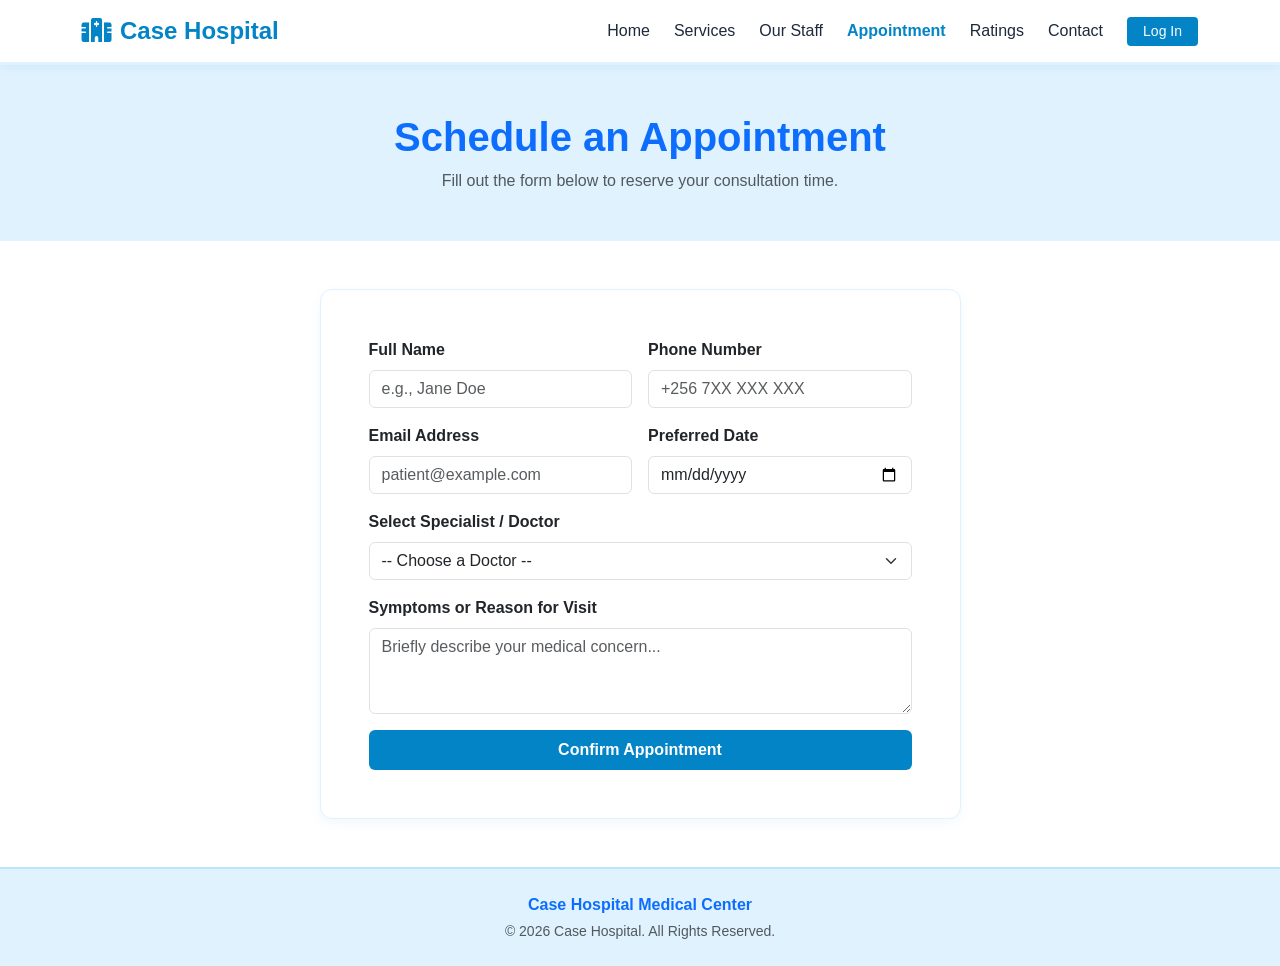
<file: appointment.html>
<!DOCTYPE html>
<html lang="en">
<head>
    <meta charset="UTF-8">
    <meta name="viewport" content="width=device-width, initial-scale=1.0">
    <title>Case Hospital | Book Appointment</title>
    <link href="https://cdn.jsdelivr.net/npm/bootstrap@5.3.3/dist/css/bootstrap.min.css" rel="stylesheet">
    <link href="https://cdnjs.cloudflare.com/ajax/libs/font-awesome/6.5.1/css/all.min.css" rel="stylesheet">
    <link rel="stylesheet" href="style.css">
</head>
<body>

    <nav class="navbar navbar-expand-lg navbar-custom sticky-top">
        <div class="container">
            <a class="navbar-brand" href="index.html"><i class="fas fa-hospital-alt me-2"></i>Case Hospital</a>
            <button class="navbar-toggler" type="button" data-bs-toggle="collapse" data-bs-target="#mainNav">
                <span class="navbar-toggler-icon"></span>
            </button>
            <div class="collapse navbar-collapse" id="mainNav">
                <ul class="navbar-nav ms-auto align-items-lg-center gap-2">
                    <li class="nav-item"><a class="nav-link" href="index.html">Home</a></li>
                    <li class="nav-item"><a class="nav-link" href="services.html">Services</a></li>
                    <li class="nav-item"><a class="nav-link" href="staff.html">Our Staff</a></li>
                    <li class="nav-item"><a class="nav-link" href="appointment.html">Appointment</a></li>
                    <li class="nav-item"><a class="nav-link" href="ratings.html">Ratings</a></li>
                    <li class="nav-item"><a class="nav-link" href="contact.html">Contact</a></li>
                    <li class="nav-item"><a class="btn btn-medical btn-sm px-3 ms-lg-2" href="login.html">Log In</a></li>
                </ul>
            </div>
        </div>
    </nav>

    <main>
        <section class="bg-light-blue py-5 text-center">
            <div class="container">
                <h1 class="fw-bold text-primary">Schedule an Appointment</h1>
                <p class="text-muted mb-0">Fill out the form below to reserve your consultation time.</p>
            </div>
        </section>

        <section class="py-5">
            <div class="container">
                <div class="row justify-content-center">
                    <div class="col-lg-7">
                        <div class="card card-medical p-4 p-md-5">
                            <form id="appointmentForm">
                                <div class="row g-3">
                                    <div class="col-md-6">
                                        <label class="form-label fw-semibold">Full Name</label>
                                        <input type="text" id="patientName" class="form-control" placeholder="e.g., Jane Doe" required>
                                    </div>
                                    <div class="col-md-6">
                                        <label class="form-label fw-semibold">Phone Number</label>
                                        <input type="tel" class="form-control" placeholder="+256 7XX XXX XXX" required>
                                    </div>
                                    <div class="col-md-6">
                                        <label class="form-label fw-semibold">Email Address</label>
                                        <input type="email" class="form-control" placeholder="patient@example.com" required>
                                    </div>
                                    <div class="col-md-6">
                                        <label class="form-label fw-semibold">Preferred Date</label>
                                        <input type="date" id="appointmentDate" class="form-control" required>
                                    </div>
                                    <div class="col-12">
                                        <label class="form-label fw-semibold">Select Specialist / Doctor</label>
                                        <select id="doctorSelect" class="form-select" required>
                                            <option value="">-- Choose a Doctor --</option>
                                            <option value="Dr. Samuel Mukasa">Dr. Samuel Mukasa (Cardiology)</option>
                                            <option value="Dr. Grace Namukasa">Dr. Grace Namukasa (Pediatrics)</option>
                                            <option value="Dr. David Ochieng">Dr. David Ochieng (Orthopedics)</option>
                                            <option value="Dr. Sarah Nantongo">Dr. Sarah Nantongo (Maternity)</option>
                                        </select>
                                    </div>
                                    <div class="col-12">
                                        <label class="form-label fw-semibold">Symptoms or Reason for Visit</label>
                                        <textarea class="form-control" rows="3" placeholder="Briefly describe your medical concern..."></textarea>
                                    </div>
                                    <div class="col-12">
                                        <button type="submit" class="btn btn-medical w-100 py-2 fw-semibold">Confirm Appointment</button>
                                    </div>
                                </div>
                            </form>
                            <div id="appointmentAlert"></div>
                        </div>
                    </div>
                </div>
            </div>
        </section>
    </main>

    <footer class="py-4 mt-auto">
        <div class="container text-center">
            <p class="mb-1 fw-bold text-primary">Case Hospital Medical Center</p>
            <p class="small text-muted mb-0">&copy; 2026 Case Hospital. All Rights Reserved.</p>
        </div>
    </footer>

    <script src="https://cdn.jsdelivr.net/npm/bootstrap@5.3.3/dist/js/bootstrap.bundle.min.js"></script>
    <script src="script.js"></script>
</body>
</html>
</file>
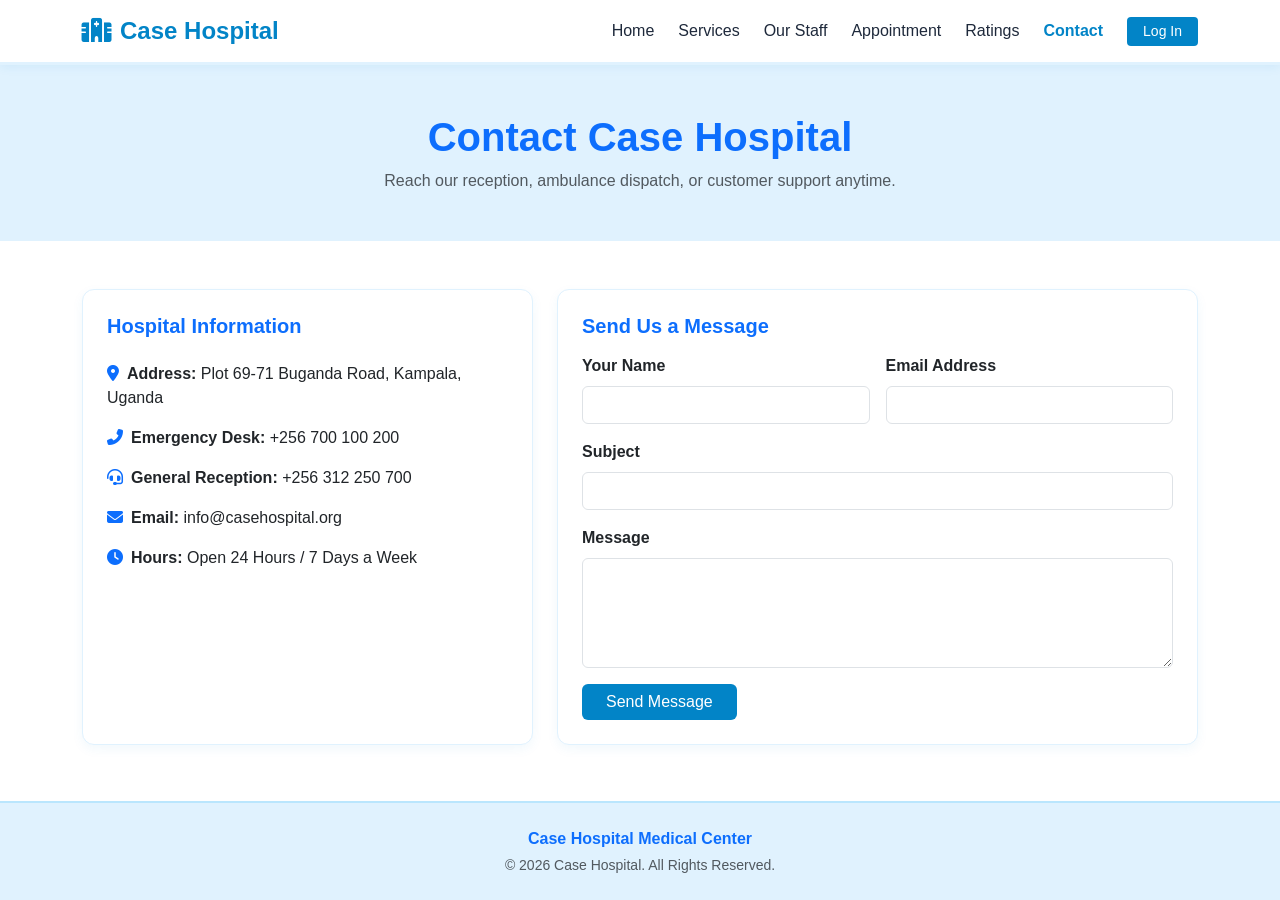
<file: contact.html>
<!DOCTYPE html>
<html lang="en">
<head>
    <meta charset="UTF-8">
    <meta name="viewport" content="width=device-width, initial-scale=1.0">
    <title>Case Hospital | Contact Us</title>
    <link href="https://cdn.jsdelivr.net/npm/bootstrap@5.3.3/dist/css/bootstrap.min.css" rel="stylesheet">
    <link href="https://cdnjs.cloudflare.com/ajax/libs/font-awesome/6.5.1/css/all.min.css" rel="stylesheet">
    <link rel="stylesheet" href="style.css">
</head>
<body>

    <nav class="navbar navbar-expand-lg navbar-custom sticky-top">
        <div class="container">
            <a class="navbar-brand" href="index.html"><i class="fas fa-hospital-alt me-2"></i>Case Hospital</a>
            <button class="navbar-toggler" type="button" data-bs-toggle="collapse" data-bs-target="#mainNav">
                <span class="navbar-toggler-icon"></span>
            </button>
            <div class="collapse navbar-collapse" id="mainNav">
                <ul class="navbar-nav ms-auto align-items-lg-center gap-2">
                    <li class="nav-item"><a class="nav-link" href="index.html">Home</a></li>
                    <li class="nav-item"><a class="nav-link" href="services.html">Services</a></li>
                    <li class="nav-item"><a class="nav-link" href="staff.html">Our Staff</a></li>
                    <li class="nav-item"><a class="nav-link" href="appointment.html">Appointment</a></li>
                    <li class="nav-item"><a class="nav-link" href="ratings.html">Ratings</a></li>
                    <li class="nav-item"><a class="nav-link" href="contact.html">Contact</a></li>
                    <li class="nav-item"><a class="btn btn-medical btn-sm px-3 ms-lg-2" href="login.html">Log In</a></li>
                </ul>
            </div>
        </div>
    </nav>

    <main>
        <section class="bg-light-blue py-5 text-center">
            <div class="container">
                <h1 class="fw-bold text-primary">Contact Case Hospital</h1>
                <p class="text-muted mb-0">Reach our reception, ambulance dispatch, or customer support anytime.</p>
            </div>
        </section>

        <section class="py-5">
            <div class="container">
                <div class="row g-4">
                    <div class="col-lg-5">
                        <div class="card card-medical p-4 h-100 bg-lighter-blue">
                            <h5 class="fw-bold text-primary mb-4">Hospital Information</h5>
                            <p><i class="fas fa-map-marker-alt text-primary me-2"></i><strong>Address:</strong> Plot 69-71 Buganda Road, Kampala, Uganda</p>
                            <p><i class="fas fa-phone-alt text-primary me-2"></i><strong>Emergency Desk:</strong> +256 700 100 200</p>
                            <p><i class="fas fa-headset text-primary me-2"></i><strong>General Reception:</strong> +256 312 250 700</p>
                            <p><i class="fas fa-envelope text-primary me-2"></i><strong>Email:</strong> info@casehospital.org</p>
                            <p class="mb-0"><i class="fas fa-clock text-primary me-2"></i><strong>Hours:</strong> Open 24 Hours / 7 Days a Week</p>
                        </div>
                    </div>

                    <div class="col-lg-7">
                        <div class="card card-medical p-4">
                            <h5 class="fw-bold text-primary mb-3">Send Us a Message</h5>
                            <form id="contactForm">
                                <div class="row g-3">
                                    <div class="col-md-6">
                                        <label class="form-label fw-semibold">Your Name</label>
                                        <input type="text" class="form-control" required>
                                    </div>
                                    <div class="col-md-6">
                                        <label class="form-label fw-semibold">Email Address</label>
                                        <input type="email" class="form-control" required>
                                    </div>
                                    <div class="col-12">
                                        <label class="form-label fw-semibold">Subject</label>
                                        <input type="text" class="form-control" required>
                                    </div>
                                    <div class="col-12">
                                        <label class="form-label fw-semibold">Message</label>
                                        <textarea class="form-control" rows="4" required></textarea>
                                    </div>
                                    <div class="col-12">
                                        <button type="submit" class="btn btn-medical px-4">Send Message</button>
                                    </div>
                                </div>
                            </form>
                            <div id="contactAlert"></div>
                        </div>
                    </div>
                </div>
            </div>
        </section>
    </main>

    <footer class="py-4 mt-auto">
        <div class="container text-center">
            <p class="mb-1 fw-bold text-primary">Case Hospital Medical Center</p>
            <p class="small text-muted mb-0">&copy; 2026 Case Hospital. All Rights Reserved.</p>
        </div>
    </footer>

    <script src="https://cdn.jsdelivr.net/npm/bootstrap@5.3.3/dist/js/bootstrap.bundle.min.js"></script>
    <script src="script.js"></script>
</body>
</html>
</file>
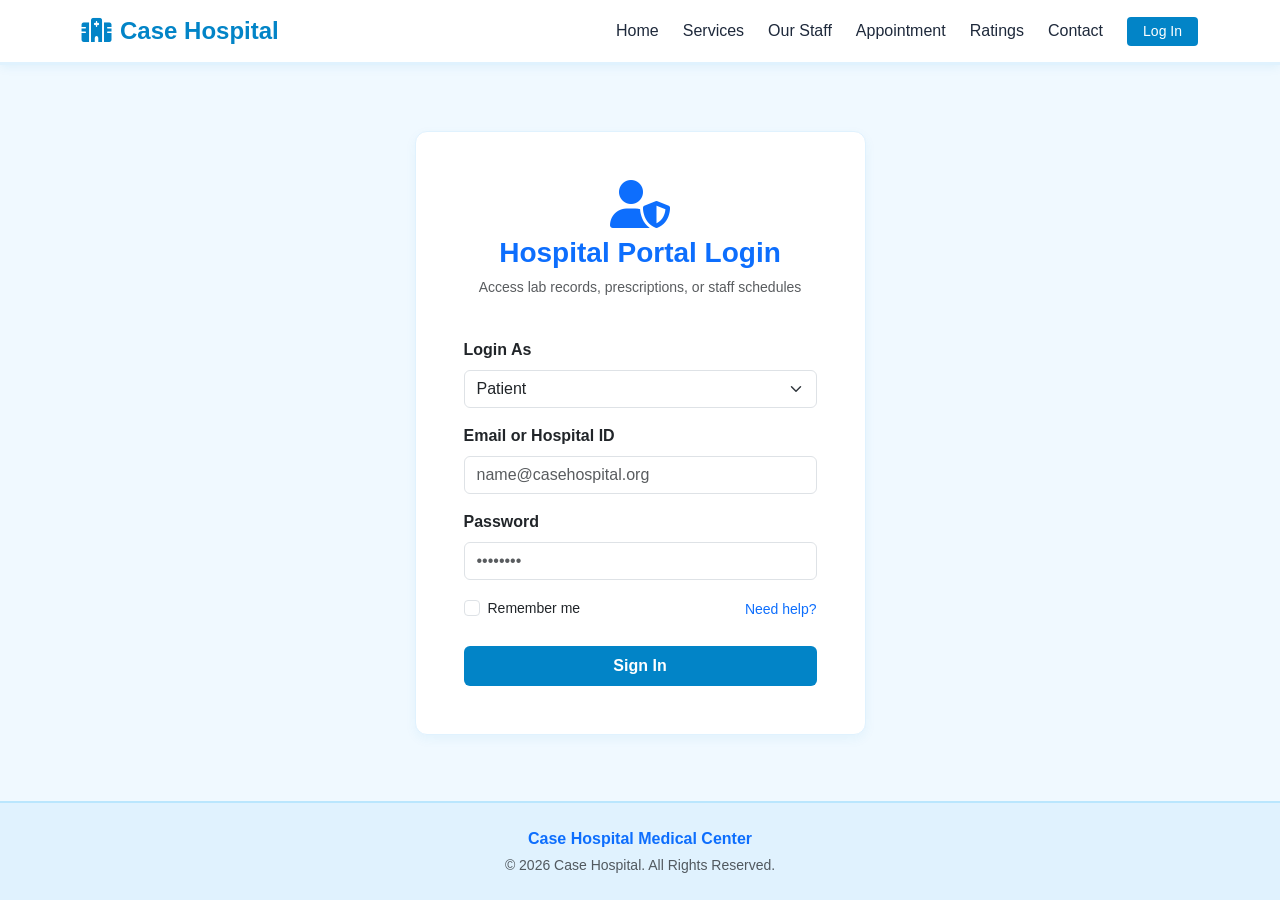
<file: login.html>
<!DOCTYPE html>
<html lang="en">
<head>
    <meta charset="UTF-8">
    <meta name="viewport" content="width=device-width, initial-scale=1.0">
    <title>Case Hospital | Portal Login</title>
    <link href="https://cdn.jsdelivr.net/npm/bootstrap@5.3.3/dist/css/bootstrap.min.css" rel="stylesheet">
    <link href="https://cdnjs.cloudflare.com/ajax/libs/font-awesome/6.5.1/css/all.min.css" rel="stylesheet">
    <link rel="stylesheet" href="style.css">
</head>
<body>

    <nav class="navbar navbar-expand-lg navbar-custom sticky-top">
        <div class="container">
            <a class="navbar-brand" href="index.html"><i class="fas fa-hospital-alt me-2"></i>Case Hospital</a>
            <button class="navbar-toggler" type="button" data-bs-toggle="collapse" data-bs-target="#mainNav">
                <span class="navbar-toggler-icon"></span>
            </button>
            <div class="collapse navbar-collapse" id="mainNav">
                <ul class="navbar-nav ms-auto align-items-lg-center gap-2">
                    <li class="nav-item"><a class="nav-link" href="index.html">Home</a></li>
                    <li class="nav-item"><a class="nav-link" href="services.html">Services</a></li>
                    <li class="nav-item"><a class="nav-link" href="staff.html">Our Staff</a></li>
                    <li class="nav-item"><a class="nav-link" href="appointment.html">Appointment</a></li>
                    <li class="nav-item"><a class="nav-link" href="ratings.html">Ratings</a></li>
                    <li class="nav-item"><a class="nav-link" href="contact.html">Contact</a></li>
                    <li class="nav-item"><a class="btn btn-medical btn-sm px-3 ms-lg-2" href="login.html">Log In</a></li>
                </ul>
            </div>
        </div>
    </nav>

    <main class="d-flex align-items-center py-5 bg-lighter-blue">
        <div class="container">
            <div class="row justify-content-center">
                <div class="col-md-6 col-lg-5">
                    <div class="card card-medical p-4 p-md-5">
                        <div class="text-center mb-4">
                            <i class="fas fa-user-shield fa-3x text-primary mb-2"></i>
                            <h3 class="fw-bold text-primary">Hospital Portal Login</h3>
                            <p class="small text-muted">Access lab records, prescriptions, or staff schedules</p>
                        </div>
                        <form id="loginForm">
                            <div class="mb-3">
                                <label class="form-label fw-semibold">Login As</label>
                                <select id="userRole" class="form-select">
                                    <option value="Patient">Patient</option>
                                    <option value="Medical Staff">Medical Staff / Doctor</option>
                                    <option value="Administrator">Hospital Administrator</option>
                                </select>
                            </div>
                            <div class="mb-3">
                                <label class="form-label fw-semibold">Email or Hospital ID</label>
                                <input type="email" id="loginEmail" class="form-control" placeholder="name@casehospital.org" required>
                            </div>
                            <div class="mb-3">
                                <label class="form-label fw-semibold">Password</label>
                                <input type="password" class="form-control" placeholder="••••••••" required>
                            </div>
                            <div class="d-flex justify-content-between align-items-center mb-4">
                                <div class="form-check">
                                    <input class="form-check-input" type="checkbox" id="rememberMe">
                                    <label class="form-check-label small" for="rememberMe">Remember me</label>
                                </div>
                                <a href="contact.html" class="small text-primary text-decoration-none">Need help?</a>
                            </div>
                            <button type="submit" class="btn btn-medical w-100 py-2 fw-semibold">Sign In</button>
                        </form>
                        <div id="loginAlert"></div>
                    </div>
                </div>
            </div>
        </div>
    </main>

    <footer class="py-4 mt-auto">
        <div class="container text-center">
            <p class="mb-1 fw-bold text-primary">Case Hospital Medical Center</p>
            <p class="small text-muted mb-0">&copy; 2026 Case Hospital. All Rights Reserved.</p>
        </div>
    </footer>

    <script src="https://cdn.jsdelivr.net/npm/bootstrap@5.3.3/dist/js/bootstrap.bundle.min.js"></script>
    <script src="script.js"></script>
</body>
</html>
</file>
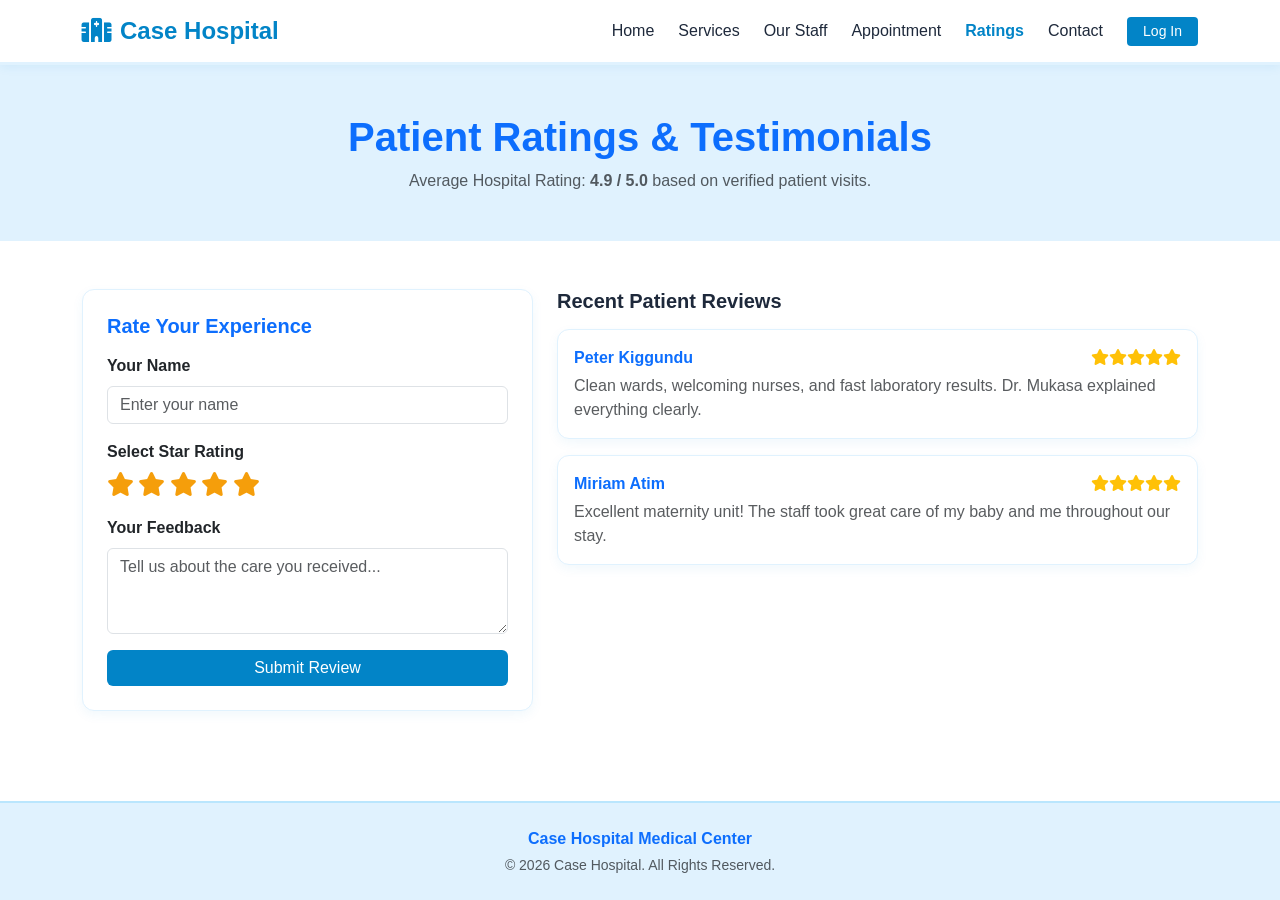
<file: ratings.html>
<!DOCTYPE html>
<html lang="en">
<head>
    <meta charset="UTF-8">
    <meta name="viewport" content="width=device-width, initial-scale=1.0">
    <title>Case Hospital | Patient Ratings</title>
    <link href="https://cdn.jsdelivr.net/npm/bootstrap@5.3.3/dist/css/bootstrap.min.css" rel="stylesheet">
    <link href="https://cdnjs.cloudflare.com/ajax/libs/font-awesome/6.5.1/css/all.min.css" rel="stylesheet">
    <link rel="stylesheet" href="style.css">
</head>
<body>

    <nav class="navbar navbar-expand-lg navbar-custom sticky-top">
        <div class="container">
            <a class="navbar-brand" href="index.html"><i class="fas fa-hospital-alt me-2"></i>Case Hospital</a>
            <button class="navbar-toggler" type="button" data-bs-toggle="collapse" data-bs-target="#mainNav">
                <span class="navbar-toggler-icon"></span>
            </button>
            <div class="collapse navbar-collapse" id="mainNav">
                <ul class="navbar-nav ms-auto align-items-lg-center gap-2">
                    <li class="nav-item"><a class="nav-link" href="index.html">Home</a></li>
                    <li class="nav-item"><a class="nav-link" href="services.html">Services</a></li>
                    <li class="nav-item"><a class="nav-link" href="staff.html">Our Staff</a></li>
                    <li class="nav-item"><a class="nav-link" href="appointment.html">Appointment</a></li>
                    <li class="nav-item"><a class="nav-link" href="ratings.html">Ratings</a></li>
                    <li class="nav-item"><a class="nav-link" href="contact.html">Contact</a></li>
                    <li class="nav-item"><a class="btn btn-medical btn-sm px-3 ms-lg-2" href="login.html">Log In</a></li>
                </ul>
            </div>
        </div>
    </nav>

    <main>
        <section class="bg-light-blue py-5 text-center">
            <div class="container">
                <h1 class="fw-bold text-primary">Patient Ratings & Testimonials</h1>
                <p class="text-muted mb-0">Average Hospital Rating: <strong>4.9 / 5.0</strong> based on verified patient visits.</p>
            </div>
        </section>

        <section class="py-5">
            <div class="container">
                <div class="row g-4">
                    <!-- Submit Rating Form -->
                    <div class="col-lg-5">
                        <div class="card card-medical p-4">
                            <h5 class="fw-bold text-primary mb-3">Rate Your Experience</h5>
                            <form id="reviewForm">
                                <div class="mb-3">
                                    <label class="form-label fw-semibold">Your Name</label>
                                    <input type="text" id="reviewerName" class="form-control" placeholder="Enter your name" required>
                                </div>
                                <div class="mb-3">
                                    <label class="form-label fw-semibold d-block">Select Star Rating</label>
                                    <div class="star-rating" id="starSelector">
                                        <i class="fas fa-star" data-value="1"></i>
                                        <i class="fas fa-star" data-value="2"></i>
                                        <i class="fas fa-star" data-value="3"></i>
                                        <i class="fas fa-star" data-value="4"></i>
                                        <i class="fas fa-star" data-value="5"></i>
                                    </div>
                                    <input type="hidden" id="ratingValue" value="5">
                                </div>
                                <div class="mb-3">
                                    <label class="form-label fw-semibold">Your Feedback</label>
                                    <textarea id="reviewComment" class="form-control" rows="3" placeholder="Tell us about the care you received..." required></textarea>
                                </div>
                                <button type="submit" class="btn btn-medical w-100">Submit Review</button>
                            </form>
                        </div>
                    </div>

                    <!-- Reviews Feed -->
                    <div class="col-lg-7">
                        <h5 class="fw-bold mb-3">Recent Patient Reviews</h5>
                        <div id="reviewsList">
                            <div class="card card-medical p-3 mb-3">
                                <div class="d-flex justify-content-between align-items-center mb-1">
                                    <h6 class="fw-bold mb-0 text-primary">Peter Kiggundu</h6>
                                    <div class="text-warning">
                                        <i class="fas fa-star"></i><i class="fas fa-star"></i><i class="fas fa-star"></i><i class="fas fa-star"></i><i class="fas fa-star"></i>
                                    </div>
                                </div>
                                <p class="mb-0 text-muted">Clean wards, welcoming nurses, and fast laboratory results. Dr. Mukasa explained everything clearly.</p>
                            </div>
                            <div class="card card-medical p-3 mb-3">
                                <div class="d-flex justify-content-between align-items-center mb-1">
                                    <h6 class="fw-bold mb-0 text-primary">Miriam Atim</h6>
                                    <div class="text-warning">
                                        <i class="fas fa-star"></i><i class="fas fa-star"></i><i class="fas fa-star"></i><i class="fas fa-star"></i><i class="fas fa-star"></i>
                                    </div>
                                </div>
                                <p class="mb-0 text-muted">Excellent maternity unit! The staff took great care of my baby and me throughout our stay.</p>
                            </div>
                        </div>
                    </div>
                </div>
            </div>
        </section>
    </main>

    <footer class="py-4 mt-auto">
        <div class="container text-center">
            <p class="mb-1 fw-bold text-primary">Case Hospital Medical Center</p>
            <p class="small text-muted mb-0">&copy; 2026 Case Hospital. All Rights Reserved.</p>
        </div>
    </footer>

    <script src="https://cdn.jsdelivr.net/npm/bootstrap@5.3.3/dist/js/bootstrap.bundle.min.js"></script>
    <script src="script.js"></script>
</body>
</html>
</file>
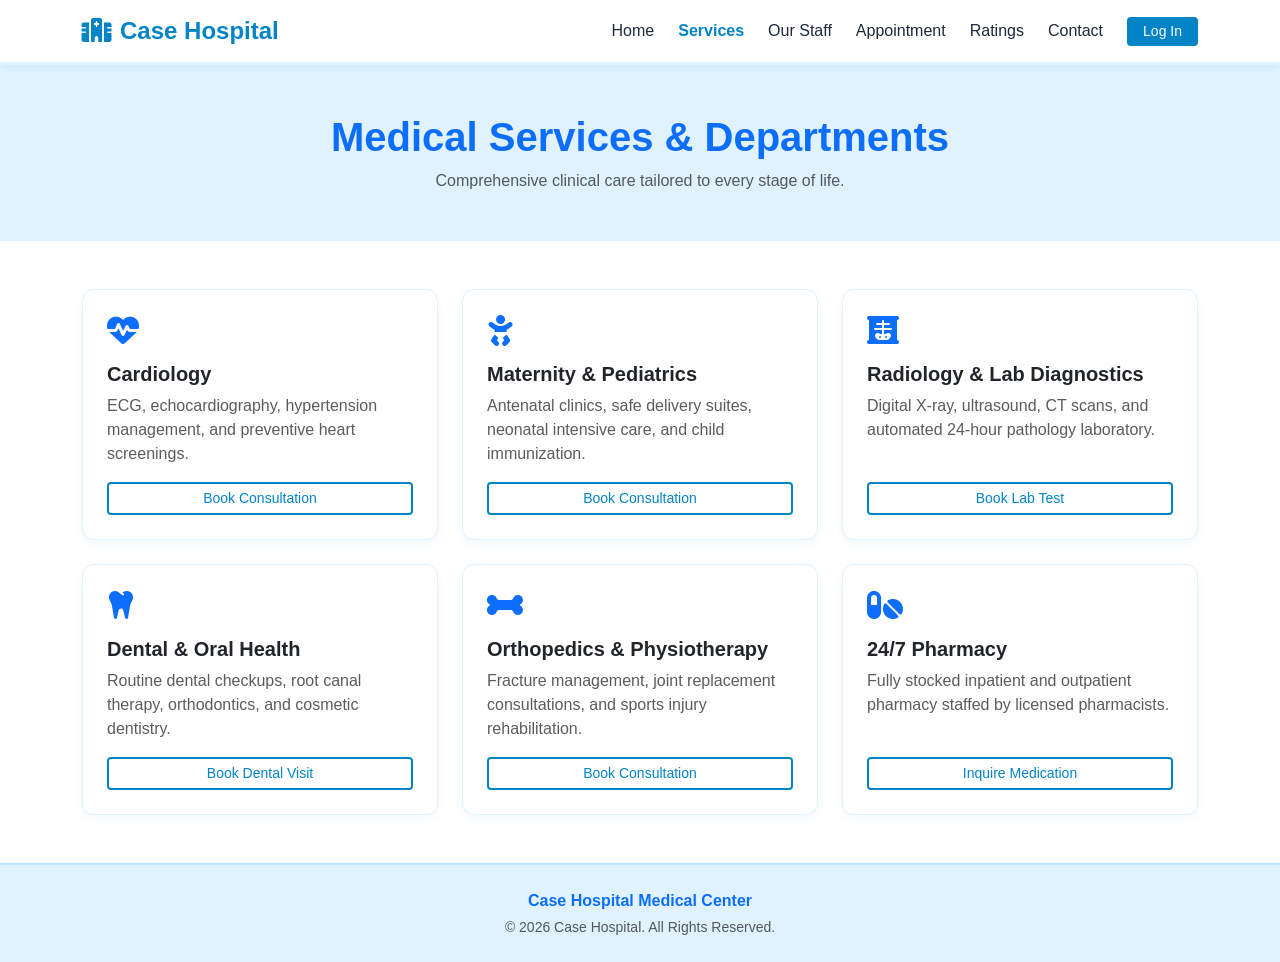
<file: services.html>
<!DOCTYPE html>
<html lang="en">
<head>
    <meta charset="UTF-8">
    <meta name="viewport" content="width=device-width, initial-scale=1.0">
    <title>Case Hospital | Our Services</title>
    <link href="https://cdn.jsdelivr.net/npm/bootstrap@5.3.3/dist/css/bootstrap.min.css" rel="stylesheet">
    <link href="https://cdnjs.cloudflare.com/ajax/libs/font-awesome/6.5.1/css/all.min.css" rel="stylesheet">
    <link rel="stylesheet" href="style.css">
</head>
<body>

    <nav class="navbar navbar-expand-lg navbar-custom sticky-top">
        <div class="container">
            <a class="navbar-brand" href="index.html"><i class="fas fa-hospital-alt me-2"></i>Case Hospital</a>
            <button class="navbar-toggler" type="button" data-bs-toggle="collapse" data-bs-target="#mainNav">
                <span class="navbar-toggler-icon"></span>
            </button>
            <div class="collapse navbar-collapse" id="mainNav">
                <ul class="navbar-nav ms-auto align-items-lg-center gap-2">
                    <li class="nav-item"><a class="nav-link" href="index.html">Home</a></li>
                    <li class="nav-item"><a class="nav-link" href="services.html">Services</a></li>
                    <li class="nav-item"><a class="nav-link" href="staff.html">Our Staff</a></li>
                    <li class="nav-item"><a class="nav-link" href="appointment.html">Appointment</a></li>
                    <li class="nav-item"><a class="nav-link" href="ratings.html">Ratings</a></li>
                    <li class="nav-item"><a class="nav-link" href="contact.html">Contact</a></li>
                    <li class="nav-item"><a class="btn btn-medical btn-sm px-3 ms-lg-2" href="login.html">Log In</a></li>
                </ul>
            </div>
        </div>
    </nav>

    <main>
        <section class="bg-light-blue py-5 text-center">
            <div class="container">
                <h1 class="fw-bold text-primary">Medical Services & Departments</h1>
                <p class="text-muted mb-0">Comprehensive clinical care tailored to every stage of life.</p>
            </div>
        </section>

        <section class="py-5">
            <div class="container">
                <div class="row g-4">
                    <div class="col-md-6 col-lg-4">
                        <div class="card card-medical p-4 h-100">
                            <i class="fas fa-heartbeat fa-2x text-primary mb-3"></i>
                            <h5 class="fw-bold">Cardiology</h5>
                            <p class="text-muted">ECG, echocardiography, hypertension management, and preventive heart screenings.</p>
                            <a href="appointment.html" class="btn btn-outline-medical btn-sm mt-auto">Book Consultation</a>
                        </div>
                    </div>
                    <div class="col-md-6 col-lg-4">
                        <div class="card card-medical p-4 h-100">
                            <i class="fas fa-baby fa-2x text-primary mb-3"></i>
                            <h5 class="fw-bold">Maternity & Pediatrics</h5>
                            <p class="text-muted">Antenatal clinics, safe delivery suites, neonatal intensive care, and child immunization.</p>
                            <a href="appointment.html" class="btn btn-outline-medical btn-sm mt-auto">Book Consultation</a>
                        </div>
                    </div>
                    <div class="col-md-6 col-lg-4">
                        <div class="card card-medical p-4 h-100">
                            <i class="fas fa-x-ray fa-2x text-primary mb-3"></i>
                            <h5 class="fw-bold">Radiology & Lab Diagnostics</h5>
                            <p class="text-muted">Digital X-ray, ultrasound, CT scans, and automated 24-hour pathology laboratory.</p>
                            <a href="appointment.html" class="btn btn-outline-medical btn-sm mt-auto">Book Lab Test</a>
                        </div>
                    </div>
                    <div class="col-md-6 col-lg-4">
                        <div class="card card-medical p-4 h-100">
                            <i class="fas fa-tooth fa-2x text-primary mb-3"></i>
                            <h5 class="fw-bold">Dental & Oral Health</h5>
                            <p class="text-muted">Routine dental checkups, root canal therapy, orthodontics, and cosmetic dentistry.</p>
                            <a href="appointment.html" class="btn btn-outline-medical btn-sm mt-auto">Book Dental Visit</a>
                        </div>
                    </div>
                    <div class="col-md-6 col-lg-4">
                        <div class="card card-medical p-4 h-100">
                            <i class="fas fa-bone fa-2x text-primary mb-3"></i>
                            <h5 class="fw-bold">Orthopedics & Physiotherapy</h5>
                            <p class="text-muted">Fracture management, joint replacement consultations, and sports injury rehabilitation.</p>
                            <a href="appointment.html" class="btn btn-outline-medical btn-sm mt-auto">Book Consultation</a>
                        </div>
                    </div>
                    <div class="col-md-6 col-lg-4">
                        <div class="card card-medical p-4 h-100">
                            <i class="fas fa-pills fa-2x text-primary mb-3"></i>
                            <h5 class="fw-bold">24/7 Pharmacy</h5>
                            <p class="text-muted">Fully stocked inpatient and outpatient pharmacy staffed by licensed pharmacists.</p>
                            <a href="contact.html" class="btn btn-outline-medical btn-sm mt-auto">Inquire Medication</a>
                        </div>
                    </div>
                </div>
            </div>
        </section>
    </main>

    <footer class="py-4 mt-auto">
        <div class="container text-center">
            <p class="mb-1 fw-bold text-primary">Case Hospital Medical Center</p>
            <p class="small text-muted mb-0">&copy; 2026 Case Hospital. All Rights Reserved.</p>
        </div>
    </footer>

    <script src="https://cdn.jsdelivr.net/npm/bootstrap@5.3.3/dist/js/bootstrap.bundle.min.js"></script>
    <script src="script.js"></script>
</body>
</html>
</file>
<file: style.css>
:root {
    --primary-blue: #0284c7;      /* Crisp Medical Blue */
    --light-blue: #e0f2fe;        /* Soft Sky Blue Background */
    --lighter-blue: #f0f9ff;      /* Subtle Tint White-Blue */
    --dark-blue: #0369a1;         /* Hover / Accent Blue */
    --pure-white: #ffffff;
    --text-dark: #1e293b;
    --text-muted: #64748b;
}

body {
    font-family: 'Segoe UI', Tahoma, Geneva, Verdana, sans-serif;
    color: var(--text-dark);
    background-color: var(--pure-white);
    display: flex;
    flex-direction: column;
    min-height: 100vh;
}

main {
    flex: 1;
}

/* Navbar */
.navbar-custom {
    background-color: var(--pure-white);
    border-bottom: 3px solid var(--light-blue);
    box-shadow: 0 2px 10px rgba(2, 132, 199, 0.08);
}

.navbar-brand {
    color: var(--primary-blue) !important;
    font-weight: 700;
    font-size: 1.5rem;
}

.nav-link {
    color: var(--text-dark) !important;
    font-weight: 500;
    transition: color 0.3s ease;
}

.nav-link:hover, .nav-link.active {
    color: var(--primary-blue) !important;
}

/* Buttons */
.btn-medical {
    background-color: var(--primary-blue);
    color: var(--pure-white);
    border: none;
    transition: all 0.3s ease;
}

.btn-medical:hover {
    background-color: var(--dark-blue);
    color: var(--pure-white);
    transform: translateY(-1px);
}

.btn-outline-medical {
    border: 2px solid var(--primary-blue);
    color: var(--primary-blue);
    background-color: transparent;
    font-weight: 500;
}

.btn-outline-medical:hover {
    background-color: var(--primary-blue);
    color: var(--pure-white);
}

/* Sections & Cards */
.bg-light-blue {
    background-color: var(--light-blue);
}

.bg-lighter-blue {
    background-color: var(--lighter-blue);
}

.hero-section {
    background: linear-gradient(135deg, var(--lighter-blue) 0%, var(--light-blue) 100%);
    padding: 80px 0;
    border-bottom: 1px solid #bae6fd;
}

.card-medical {
    border: 1px solid var(--light-blue);
    border-radius: 12px;
    background-color: var(--pure-white);
    box-shadow: 0 4px 12px rgba(2, 132, 199, 0.06);
    transition: transform 0.3s ease, box-shadow 0.3s ease;
}

.card-medical:hover {
    transform: translateY(-5px);
    box-shadow: 0 8px 20px rgba(2, 132, 199, 0.14);
}

/* Staff Cards */
.staff-img {
    height: 260px;
    object-fit: cover;
    border-top-left-radius: 12px;
    border-top-right-radius: 12px;
    background-color: var(--light-blue);
}

/* Star Rating */
.star-rating i {
    color: #cbd5e1;
    cursor: pointer;
    font-size: 1.5rem;
    transition: color 0.2s;
}

.star-rating i.active,
.star-rating i.fas {
    color: #f59e0b;
}

/* Footer */
footer {
    background-color: var(--light-blue);
    color: var(--text-dark);
    border-top: 2px solid #bae6fd;
}
</file>
